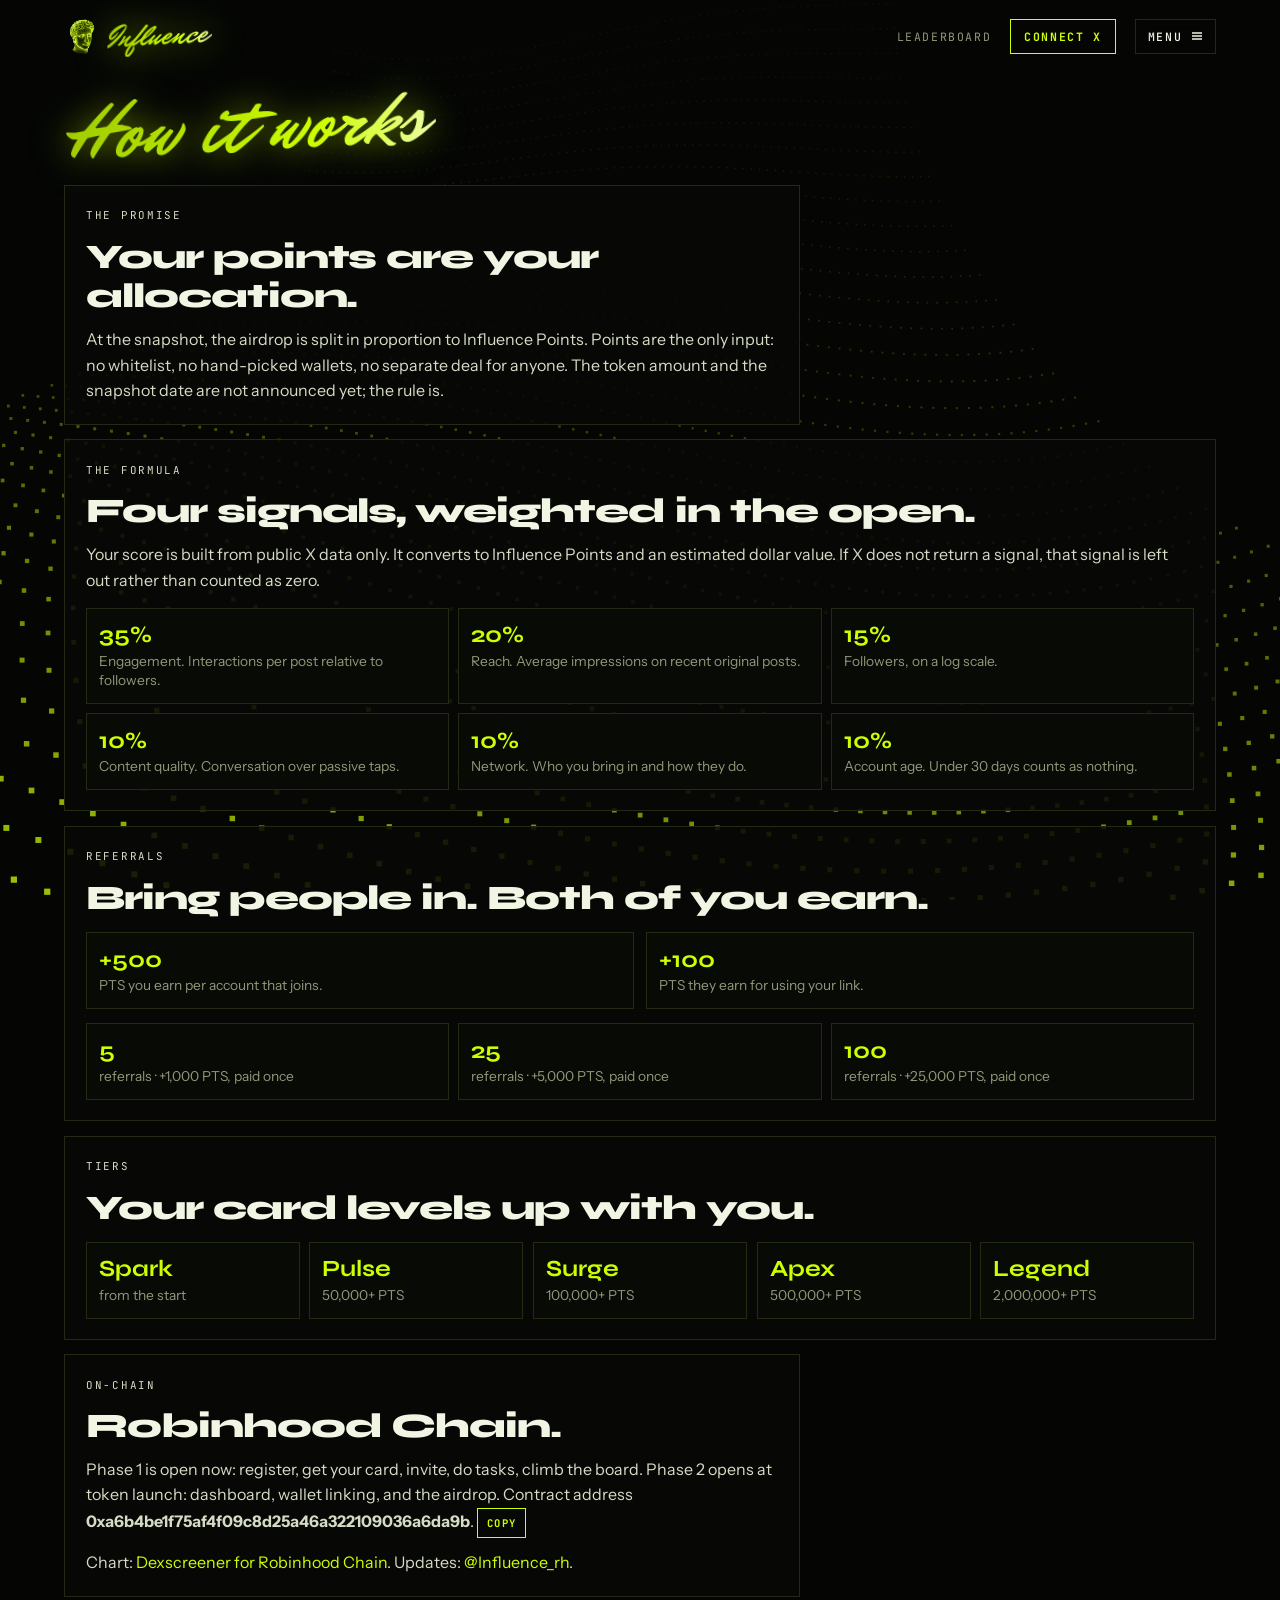
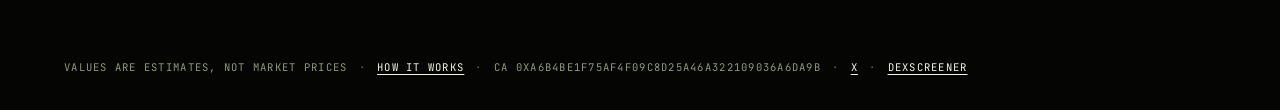
<file: about.html>
<!DOCTYPE html>
<html lang="en">
<head>
  <meta charset="UTF-8">
  <meta name="viewport" content="width=device-width, initial-scale=1">
  <title>How it works · Influence</title>
  <link rel="icon" href="logo-head-128.png">
  <link rel="preconnect" href="https://fonts.googleapis.com">
  <link rel="preconnect" href="https://fonts.gstatic.com" crossorigin>
  <link href="https://fonts.googleapis.com/css2?family=Instrument+Sans:wght@400;500;600&family=JetBrains+Mono:wght@400;500;700&family=Michroma&family=Mr+Dafoe&family=Syne:wght@700;800&display=swap" rel="stylesheet">
  <link rel="stylesheet" href="styles.css">
</head>
<body>
  <canvas id="field" aria-hidden="true"></canvas>
  <div class="page">
    <header class="wrap bar">
      <a class="brand" href="index.html" aria-label="Influence - home">
        <img src="logo-head-128.png" alt="" width="36" height="36">
        <span class="script brand-script">Influence</span>
      </a>
      <nav class="nav" aria-label="Primary">
        <a class="nav-link desktop" href="leaderboard.html">Leaderboard</a>
        <a class="btn-outline desktop" href="https://x.com/Influence_rh" target="_blank" rel="noopener">Connect X</a>
        <details class="menu">
          <summary>Menu
            <svg viewBox="0 0 12 12" width="12" height="12" aria-hidden="true" fill="none" stroke="currentColor" stroke-width="1.6"><path d="M1 3h10M1 6h10M1 9h10"/></svg>
          </summary>
          <div class="menu-panel">
            <a href="index.html">Home</a>
            <a href="leaderboard.html">Leaderboard</a>
            <a href="tasks.html">Tasks</a>
            <a href="battles.html">Battles</a>
            <a href="docs.html">Docs</a>
            <a class="active" href="about.html">How it works</a>
            <a href="https://dexscreener.com/robinhood" target="_blank" rel="noopener">Dexscreener</a>
            <a href="https://x.com/Influence_rh" target="_blank" rel="noopener">Connect X</a>
          </div>
        </details>
      </nav>
    </header>
    <main class="wrap">
      <h1 class="script page-title">How it works</h1>

      <article class="doc narrow">
        <p class="kicker">The promise</p>
        <h2>Your points are your allocation.</h2>
        <p>At the snapshot, the airdrop is split in proportion to Influence Points. Points are the only input: no whitelist, no hand-picked wallets, no separate deal for anyone. The token amount and the snapshot date are not announced yet; the rule is.</p>
      </article>

      <article class="doc">
        <p class="kicker">The formula</p>
        <h2>Four signals, weighted in the open.</h2>
        <p>Your score is built from public X data only. It converts to Influence Points and an estimated dollar value. If X does not return a signal, that signal is left out rather than counted as zero.</p>
        <div class="weights">
          <div class="tile"><b>35%</b><span>Engagement. Interactions per post relative to followers.</span></div>
          <div class="tile"><b>20%</b><span>Reach. Average impressions on recent original posts.</span></div>
          <div class="tile"><b>15%</b><span>Followers, on a log scale.</span></div>
          <div class="tile"><b>10%</b><span>Content quality. Conversation over passive taps.</span></div>
          <div class="tile"><b>10%</b><span>Network. Who you bring in and how they do.</span></div>
          <div class="tile"><b>10%</b><span>Account age. Under 30 days counts as nothing.</span></div>
        </div>
      </article>

      <article class="doc">
        <p class="kicker">Referrals</p>
        <h2>Bring people in. Both of you earn.</h2>
        <div class="pair">
          <div class="tile"><b>+500</b><span>PTS you earn per account that joins.</span></div>
          <div class="tile"><b>+100</b><span>PTS they earn for using your link.</span></div>
        </div>
        <div class="miles">
          <div class="tile"><b>5</b><span>referrals · +1,000 PTS, paid once</span></div>
          <div class="tile"><b>25</b><span>referrals · +5,000 PTS, paid once</span></div>
          <div class="tile"><b>100</b><span>referrals · +25,000 PTS, paid once</span></div>
        </div>
      </article>

      <article class="doc">
        <p class="kicker">Tiers</p>
        <h2>Your card levels up with you.</h2>
        <div class="tiers">
          <div class="tile"><b>Spark</b><span>from the start</span></div>
          <div class="tile"><b>Pulse</b><span>50,000+ PTS</span></div>
          <div class="tile"><b>Surge</b><span>100,000+ PTS</span></div>
          <div class="tile"><b>Apex</b><span>500,000+ PTS</span></div>
          <div class="tile"><b>Legend</b><span>2,000,000+ PTS</span></div>
        </div>
      </article>

      <article class="doc narrow">
        <p class="kicker">On-chain</p>
        <h2>Robinhood Chain.</h2>
        <p>Phase 1 is open now: register, get your card, invite, do tasks, climb the board. Phase 2 opens at token launch: dashboard, wallet linking, and the airdrop. Contract address <strong>0xa6b4be1f75af4f09c8d25a46a322109036a6da9b</strong>.
          <button class="copy-btn" type="button" data-copy="0xa6b4be1f75af4f09c8d25a46a322109036a6da9b">Copy</button>
        </p>
        <p>Chart: <a href="https://dexscreener.com/robinhood" target="_blank" rel="noopener" style="color:#ccff00">Dexscreener for Robinhood Chain</a>. Updates: <a href="https://x.com/Influence_rh" target="_blank" rel="noopener" style="color:#ccff00">@Influence_rh</a>.</p>
      </article>
    </main>
    <footer class="wrap foot">
      <p class="foot-row">
        <span>Values are estimates, not market prices</span>
        <span class="dot">·</span>
        <a href="about.html">How it works</a>
        <span class="dot">·</span>
        <span>CA 0xa6b4be1f75af4f09c8d25a46a322109036a6da9b</span>
        <span class="dot">·</span>
        <a href="https://x.com/Influence_rh" target="_blank" rel="noopener">X</a>
        <span class="dot">·</span>
        <a href="https://dexscreener.com/robinhood" target="_blank" rel="noopener">Dexscreener</a>
      </p>
    </footer>
  </div>
  <script src="site.js"></script>
</body>
</html>
</file>
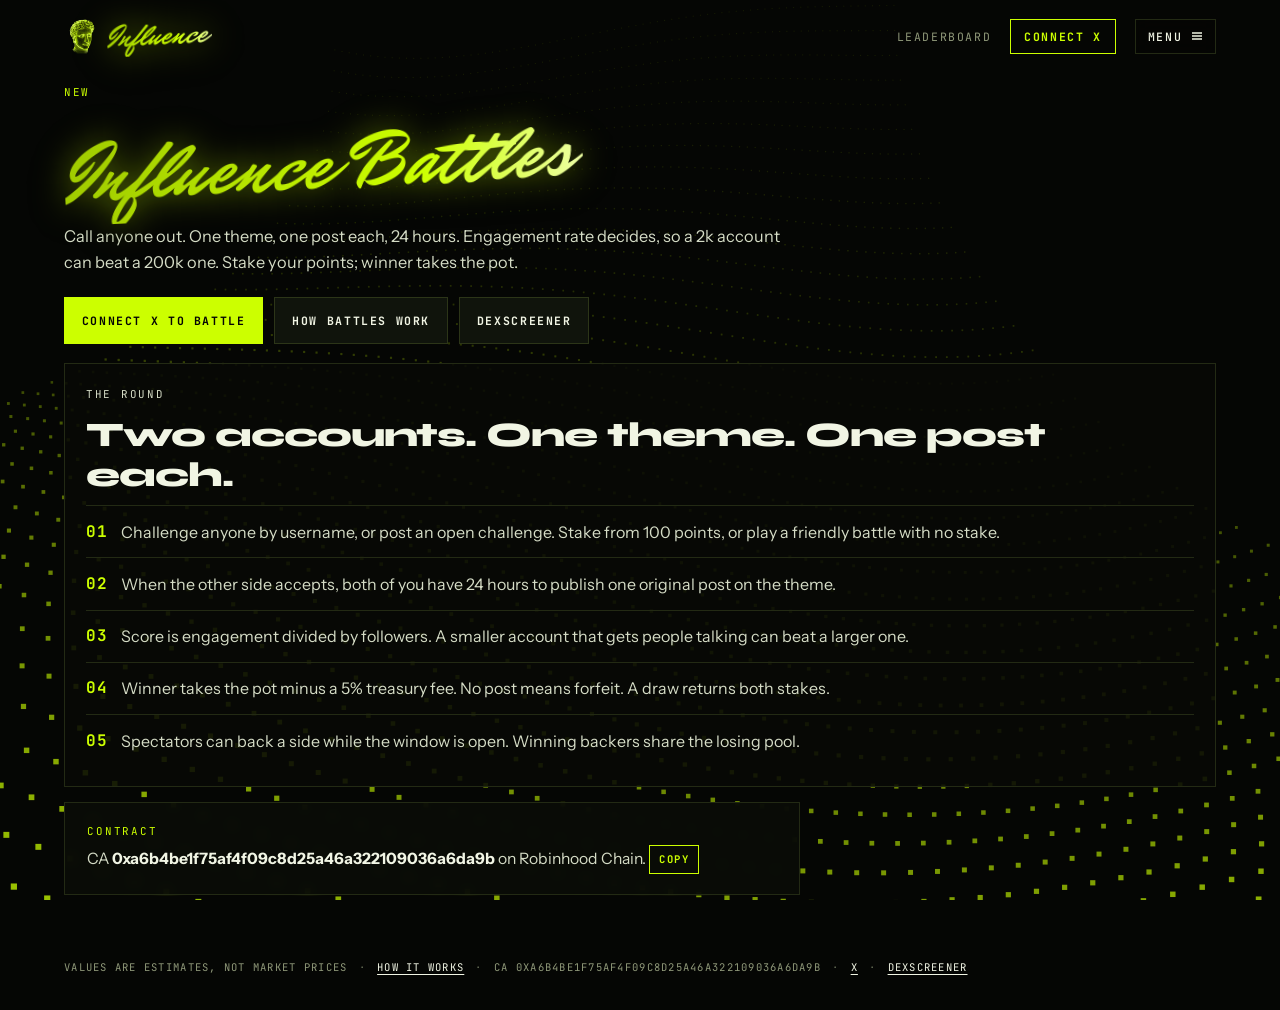
<file: battles.html>
<!DOCTYPE html>
<html lang="en">
<head>
  <meta charset="UTF-8">
  <meta name="viewport" content="width=device-width, initial-scale=1">
  <title>Battles · Influence</title>
  <link rel="icon" href="logo-head-128.png">
  <link rel="preconnect" href="https://fonts.googleapis.com">
  <link rel="preconnect" href="https://fonts.gstatic.com" crossorigin>
  <link href="https://fonts.googleapis.com/css2?family=Instrument+Sans:wght@400;500;600&family=JetBrains+Mono:wght@400;500;700&family=Michroma&family=Mr+Dafoe&family=Syne:wght@700;800&display=swap" rel="stylesheet">
  <link rel="stylesheet" href="styles.css">
</head>
<body>
  <canvas id="field" aria-hidden="true"></canvas>
  <div class="page">
    <header class="wrap bar">
      <a class="brand" href="index.html" aria-label="Influence - home">
        <img src="logo-head-128.png" alt="" width="36" height="36">
        <span class="script brand-script">Influence</span>
      </a>
      <nav class="nav" aria-label="Primary">
        <a class="nav-link desktop" href="leaderboard.html">Leaderboard</a>
        <a class="btn-outline desktop" href="https://x.com/Influence_rh" target="_blank" rel="noopener">Connect X</a>
        <details class="menu">
          <summary>Menu
            <svg viewBox="0 0 12 12" width="12" height="12" aria-hidden="true" fill="none" stroke="currentColor" stroke-width="1.6"><path d="M1 3h10M1 6h10M1 9h10"/></svg>
          </summary>
          <div class="menu-panel">
            <a href="index.html">Home</a>
            <a href="leaderboard.html">Leaderboard</a>
            <a href="tasks.html">Tasks</a>
            <a href="battles.html" class="active">Battles</a>
            <a href="docs.html">Docs</a>
            <a href="about.html">How it works</a>
            <a href="https://dexscreener.com/robinhood" target="_blank" rel="noopener">Dexscreener</a>
            <a href="https://x.com/Influence_rh" target="_blank" rel="noopener">Connect X</a>
          </div>
        </details>
      </nav>
    </header>
    <main class="wrap">
      <p class="kicker" style="margin-top:1.5rem">New</p>
      <h1 class="script page-title">Influence Battles</h1>
      <p class="lead narrow">Call anyone out. One theme, one post each, 24 hours. Engagement rate decides, so a 2k account can beat a 200k one. Stake your points; winner takes the pot.</p>
      <div class="actions" style="margin-bottom:1.2rem">
        <a class="btn-lime" href="https://x.com/Influence_rh" target="_blank" rel="noopener">Connect X to battle</a>
        <a class="btn-dark" href="docs.html#battles">How battles work</a>
        <a class="btn-dark" href="https://dexscreener.com/robinhood" target="_blank" rel="noopener">Dexscreener</a>
      </div>
      <section class="doc" id="rules">
        <p class="kicker">The round</p>
        <h2>Two accounts. One theme. One post each.</h2>
        <ol class="steps">
          <li><strong>01</strong><span>Challenge anyone by username, or post an open challenge. Stake from 100 points, or play a friendly battle with no stake.</span></li>
          <li><strong>02</strong><span>When the other side accepts, both of you have 24 hours to publish one original post on the theme.</span></li>
          <li><strong>03</strong><span>Score is engagement divided by followers. A smaller account that gets people talking can beat a larger one.</span></li>
          <li><strong>04</strong><span>Winner takes the pot minus a 5% treasury fee. No post means forfeit. A draw returns both stakes.</span></li>
          <li><strong>05</strong><span>Spectators can back a side while the window is open. Winning backers share the losing pool.</span></li>
        </ol>
      </section>
      <section class="panel" style="max-width:46rem">
        <p class="kicker">Contract</p>
        <p class="body" style="margin-top:0.4rem">CA <strong style="color:#f1f5e4">0xa6b4be1f75af4f09c8d25a46a322109036a6da9b</strong> on Robinhood Chain.
          <button class="copy-btn" type="button" data-copy="0xa6b4be1f75af4f09c8d25a46a322109036a6da9b">Copy</button>
        </p>
      </section>
    </main>
    <footer class="wrap foot">
      <p class="foot-row">
        <span>Values are estimates, not market prices</span>
        <span class="dot">·</span>
        <a href="about.html">How it works</a>
        <span class="dot">·</span>
        <span>CA 0xa6b4be1f75af4f09c8d25a46a322109036a6da9b</span>
        <span class="dot">·</span>
        <a href="https://x.com/Influence_rh" target="_blank" rel="noopener">X</a>
        <span class="dot">·</span>
        <a href="https://dexscreener.com/robinhood" target="_blank" rel="noopener">Dexscreener</a>
      </p>
    </footer>
  </div>
  <script src="site.js"></script>
</body>
</html>
</file>
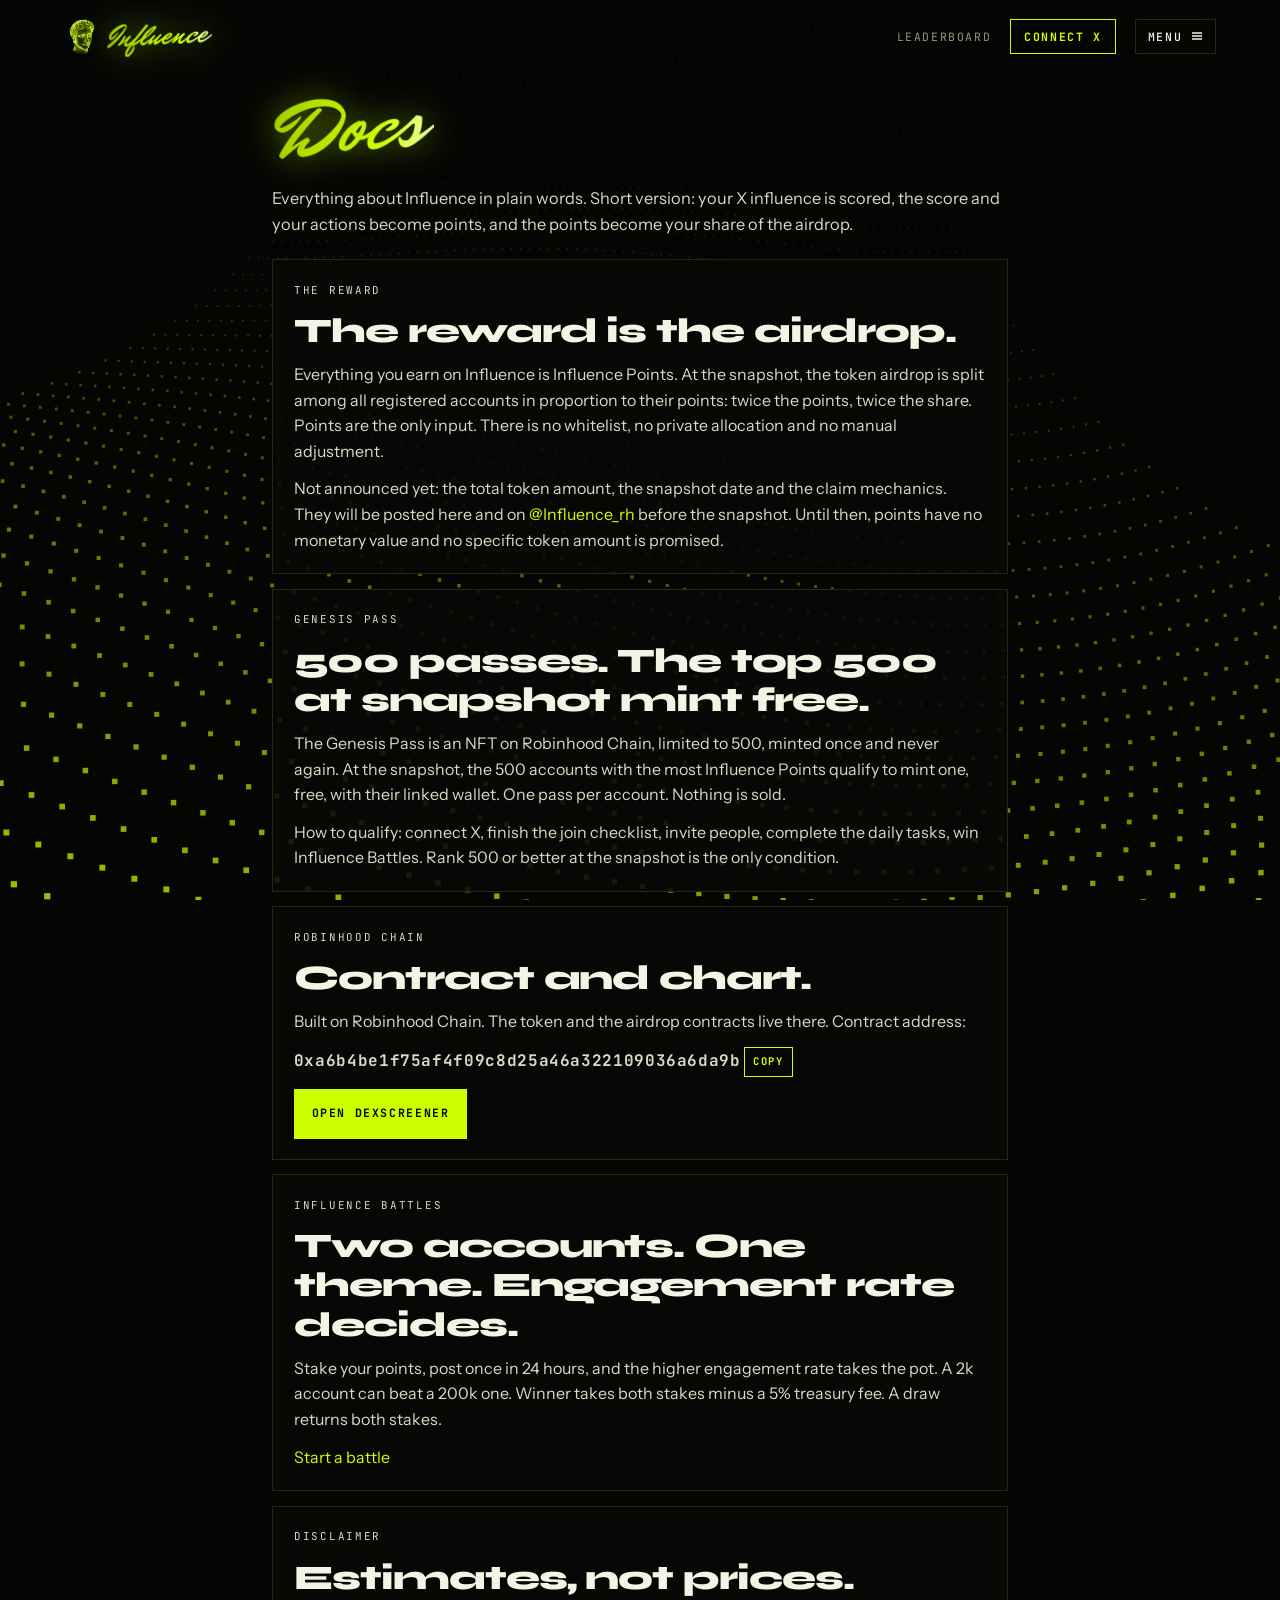
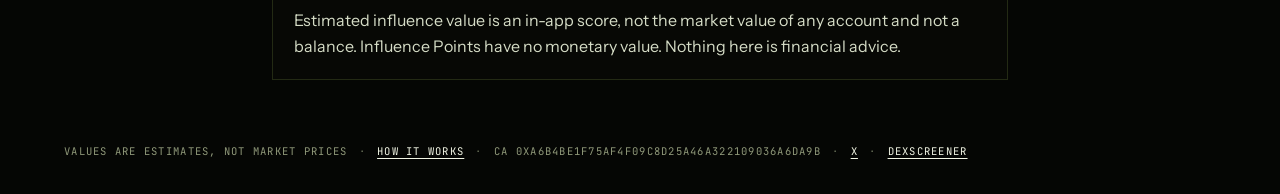
<file: docs.html>
<!DOCTYPE html>
<html lang="en">
<head>
  <meta charset="UTF-8">
  <meta name="viewport" content="width=device-width, initial-scale=1">
  <title>Docs · Influence</title>
  <link rel="icon" href="logo-head-128.png">
  <link rel="preconnect" href="https://fonts.googleapis.com">
  <link rel="preconnect" href="https://fonts.gstatic.com" crossorigin>
  <link href="https://fonts.googleapis.com/css2?family=Instrument+Sans:wght@400;500;600&family=JetBrains+Mono:wght@400;500;700&family=Michroma&family=Mr+Dafoe&family=Syne:wght@700;800&display=swap" rel="stylesheet">
  <link rel="stylesheet" href="styles.css">
</head>
<body>
  <canvas id="field" aria-hidden="true"></canvas>
  <div class="page">
    <header class="wrap bar">
      <a class="brand" href="index.html" aria-label="Influence - home">
        <img src="logo-head-128.png" alt="" width="36" height="36">
        <span class="script brand-script">Influence</span>
      </a>
      <nav class="nav" aria-label="Primary">
        <a class="nav-link desktop" href="leaderboard.html">Leaderboard</a>
        <a class="btn-outline desktop" href="https://x.com/Influence_rh" target="_blank" rel="noopener">Connect X</a>
        <details class="menu">
          <summary>Menu
            <svg viewBox="0 0 12 12" width="12" height="12" aria-hidden="true" fill="none" stroke="currentColor" stroke-width="1.6"><path d="M1 3h10M1 6h10M1 9h10"/></svg>
          </summary>
          <div class="menu-panel">
            <a href="index.html">Home</a>
            <a href="leaderboard.html">Leaderboard</a>
            <a href="tasks.html">Tasks</a>
            <a href="battles.html">Battles</a>
            <a class="active" href="docs.html">Docs</a>
            <a href="about.html">How it works</a>
            <a href="https://dexscreener.com/robinhood" target="_blank" rel="noopener">Dexscreener</a>
            <a href="https://x.com/Influence_rh" target="_blank" rel="noopener">Connect X</a>
          </div>
        </details>
      </nav>
    </header>
    <main class="wrap narrow">
      <h1 class="script page-title">Docs</h1>
      <p class="lead">Everything about Influence in plain words. Short version: your X influence is scored, the score and your actions become points, and the points become your share of the airdrop.</p>

      <article class="doc" id="reward">
        <p class="kicker">The reward</p>
        <h2>The reward is the airdrop.</h2>
        <p>Everything you earn on Influence is Influence Points. At the snapshot, the token airdrop is split among all registered accounts in proportion to their points: twice the points, twice the share. Points are the only input. There is no whitelist, no private allocation and no manual adjustment.</p>
        <p>Not announced yet: the total token amount, the snapshot date and the claim mechanics. They will be posted here and on <a href="https://x.com/Influence_rh" target="_blank" rel="noopener" style="color:#ccff00">@Influence_rh</a> before the snapshot. Until then, points have no monetary value and no specific token amount is promised.</p>
      </article>

      <article class="doc" id="genesis">
        <p class="kicker">Genesis Pass</p>
        <h2>500 passes. The top 500 at snapshot mint free.</h2>
        <p>The Genesis Pass is an NFT on Robinhood Chain, limited to 500, minted once and never again. At the snapshot, the 500 accounts with the most Influence Points qualify to mint one, free, with their linked wallet. One pass per account. Nothing is sold.</p>
        <p>How to qualify: connect X, finish the join checklist, invite people, complete the daily tasks, win Influence Battles. Rank 500 or better at the snapshot is the only condition.</p>
      </article>

      <article class="doc" id="chain">
        <p class="kicker">Robinhood Chain</p>
        <h2>Contract and chart.</h2>
        <p>Built on Robinhood Chain. The token and the airdrop contracts live there. Contract address:</p>
        <p><strong style="font-family:JetBrains Mono,monospace;letter-spacing:0.04em">0xa6b4be1f75af4f09c8d25a46a322109036a6da9b</strong>
          <button class="copy-btn" type="button" data-copy="0xa6b4be1f75af4f09c8d25a46a322109036a6da9b">Copy</button>
        </p>
        <p><a class="btn-lime" href="https://dexscreener.com/robinhood" target="_blank" rel="noopener">Open Dexscreener</a></p>
      </article>

      <article class="doc" id="battles">
        <p class="kicker">Influence Battles</p>
        <h2>Two accounts. One theme. Engagement rate decides.</h2>
        <p>Stake your points, post once in 24 hours, and the higher engagement rate takes the pot. A 2k account can beat a 200k one. Winner takes both stakes minus a 5% treasury fee. A draw returns both stakes.</p>
        <p><a href="battles.html" style="color:#ccff00">Start a battle</a></p>
      </article>

      <article class="doc">
        <p class="kicker">Disclaimer</p>
        <h2>Estimates, not prices.</h2>
        <p>Estimated influence value is an in-app score, not the market value of any account and not a balance. Influence Points have no monetary value. Nothing here is financial advice.</p>
      </article>
    </main>
    <footer class="wrap foot">
      <p class="foot-row">
        <span>Values are estimates, not market prices</span>
        <span class="dot">·</span>
        <a href="about.html">How it works</a>
        <span class="dot">·</span>
        <span>CA 0xa6b4be1f75af4f09c8d25a46a322109036a6da9b</span>
        <span class="dot">·</span>
        <a href="https://x.com/Influence_rh" target="_blank" rel="noopener">X</a>
        <span class="dot">·</span>
        <a href="https://dexscreener.com/robinhood" target="_blank" rel="noopener">Dexscreener</a>
      </p>
    </footer>
  </div>
  <script src="site.js"></script>
</body>
</html>
</file>
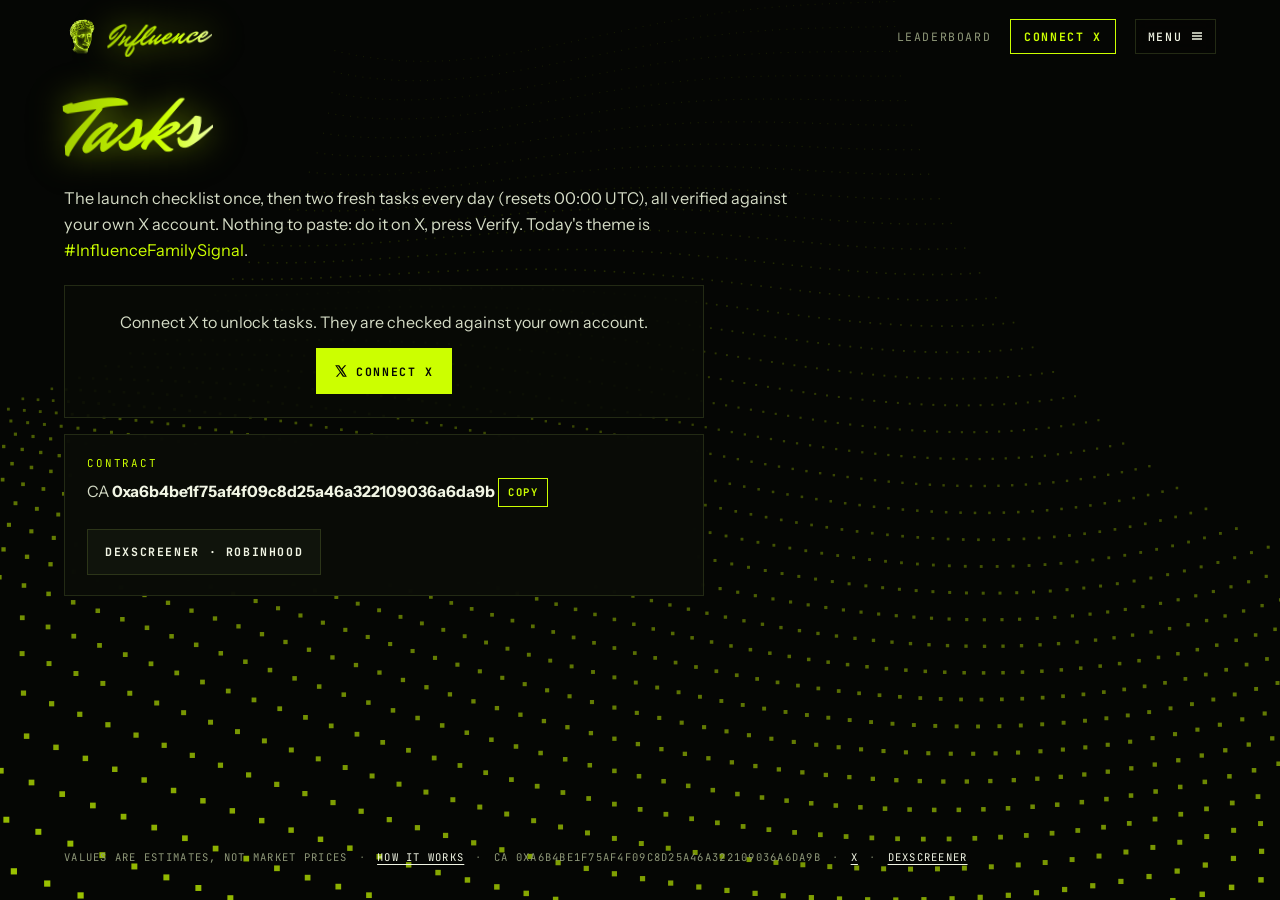
<file: tasks.html>
<!DOCTYPE html>
<html lang="en">
<head>
  <meta charset="UTF-8">
  <meta name="viewport" content="width=device-width, initial-scale=1">
  <title>Tasks · Influence</title>
  <link rel="icon" href="logo-head-128.png">
  <link rel="preconnect" href="https://fonts.googleapis.com">
  <link rel="preconnect" href="https://fonts.gstatic.com" crossorigin>
  <link href="https://fonts.googleapis.com/css2?family=Instrument+Sans:wght@400;500;600&family=JetBrains+Mono:wght@400;500;700&family=Michroma&family=Mr+Dafoe&family=Syne:wght@700;800&display=swap" rel="stylesheet">
  <link rel="stylesheet" href="styles.css">
</head>
<body>
  <canvas id="field" aria-hidden="true"></canvas>
  <div class="page">
    <header class="wrap bar">
      <a class="brand" href="index.html" aria-label="Influence - home">
        <img src="logo-head-128.png" alt="" width="36" height="36">
        <span class="script brand-script">Influence</span>
      </a>
      <nav class="nav" aria-label="Primary">
        <a class="nav-link desktop" href="leaderboard.html">Leaderboard</a>
        <a class="btn-outline desktop" href="https://x.com/Influence_rh" target="_blank" rel="noopener">Connect X</a>
        <details class="menu">
          <summary>Menu
            <svg viewBox="0 0 12 12" width="12" height="12" aria-hidden="true" fill="none" stroke="currentColor" stroke-width="1.6"><path d="M1 3h10M1 6h10M1 9h10"/></svg>
          </summary>
          <div class="menu-panel">
            <a href="index.html">Home</a>
            <a href="leaderboard.html">Leaderboard</a>
            <a class="active" href="tasks.html">Tasks</a>
            <a href="battles.html">Battles</a>
            <a href="docs.html">Docs</a>
            <a href="about.html">How it works</a>
            <a href="https://dexscreener.com/robinhood" target="_blank" rel="noopener">Dexscreener</a>
            <a href="https://x.com/Influence_rh" target="_blank" rel="noopener">Connect X</a>
          </div>
        </details>
      </nav>
    </header>
    <main class="wrap">
      <h1 class="script page-title">Tasks</h1>
      <p class="lead narrow">The launch checklist once, then two fresh tasks every day (resets 00:00 UTC), all verified against your own X account. Nothing to paste: do it on X, press Verify. Today's theme is <a href="https://x.com/Influence_rh" target="_blank" rel="noopener" style="color:#ccff00">#InfluenceFamilySignal</a>.</p>
      <section class="lock">
        <p>Connect X to unlock tasks. They are checked against your own account.</p>
        <a class="btn-lime" href="https://x.com/Influence_rh" target="_blank" rel="noopener">
          <svg viewBox="0 0 24 24" width="14" height="14" aria-hidden="true" fill="currentColor"><path d="M18.2 2H21l-6.5 7.4L22 22h-6.8l-4.3-6.6L6 22H3.2l7-8L2 2h7l3.9 6.1L18.2 2Zm-1.2 18h1.8L7.1 3.9H5.2L17 20Z"/></svg>
          Connect X
        </a>
      </section>
      <section class="panel" style="margin-top:1rem;max-width:40rem">
        <p class="kicker">Contract</p>
        <p class="body" style="margin-top:0.45rem">CA <strong style="color:#f1f5e4">0xa6b4be1f75af4f09c8d25a46a322109036a6da9b</strong>
          <button class="copy-btn" type="button" data-copy="0xa6b4be1f75af4f09c8d25a46a322109036a6da9b">Copy</button>
        </p>
        <div class="actions">
          <a class="btn-dark" href="https://dexscreener.com/robinhood" target="_blank" rel="noopener">Dexscreener · Robinhood</a>
        </div>
      </section>
    </main>
    <footer class="wrap foot">
      <p class="foot-row">
        <span>Values are estimates, not market prices</span>
        <span class="dot">·</span>
        <a href="about.html">How it works</a>
        <span class="dot">·</span>
        <span>CA 0xa6b4be1f75af4f09c8d25a46a322109036a6da9b</span>
        <span class="dot">·</span>
        <a href="https://x.com/Influence_rh" target="_blank" rel="noopener">X</a>
        <span class="dot">·</span>
        <a href="https://dexscreener.com/robinhood" target="_blank" rel="noopener">Dexscreener</a>
      </p>
    </footer>
  </div>
  <script src="site.js"></script>
</body>
</html>
</file>
<file: styles.css>
:root {
  --lime: #ccff00;
  --lime-deep: #9fca00;
  --ink: #050604;
  --panel: rgba(10, 12, 7, 0.92);
  --line: #232a14;
  --bone: #f1f5e4;
  --mute: #8f9879;
  --sans: "Instrument Sans", ui-sans-serif, system-ui, sans-serif;
  --mono: "JetBrains Mono", ui-monospace, monospace;
  --display: "Syne", ui-sans-serif, system-ui, sans-serif;
  --script: "Mr Dafoe", "Brush Script MT", cursive;
  --tech: "Michroma", sans-serif;
  --wrap: 72rem;
}

*,
*::before,
*::after { box-sizing: border-box; }

html { background: var(--ink); color-scheme: dark; }

body {
  margin: 0;
  min-height: 100dvh;
  background: var(--ink);
  color: var(--bone);
  font-family: var(--sans);
  -webkit-font-smoothing: antialiased;
}

img { max-width: 100%; display: block; }
a { color: inherit; text-decoration: none; }
button, summary { font: inherit; color: inherit; }
button { background: none; border: 0; padding: 0; }

::selection { background: var(--lime); color: var(--ink); }

:focus-visible {
  outline: 2px solid var(--lime);
  outline-offset: 2px;
}

#field {
  position: fixed;
  inset: 0;
  z-index: 0;
  width: 100%;
  height: 100%;
  display: block;
  pointer-events: none;
}

.page {
  position: relative;
  z-index: 1;
  min-height: 100dvh;
  display: flex;
  flex-direction: column;
}

.wrap {
  width: min(var(--wrap), calc(100% - 2rem));
  margin-inline: auto;
}

main { flex: 1; }

.bar {
  position: relative;
  z-index: 40;
  display: flex;
  align-items: center;
  justify-content: space-between;
  gap: 1rem;
  padding: 1.15rem 0 0.4rem;
}

.brand {
  display: flex;
  align-items: center;
  gap: 0.45rem;
}

.brand img {
  width: 36px;
  height: 36px;
  object-fit: contain;
}

.script {
  font-family: var(--script);
  font-weight: 400;
  letter-spacing: 0;
  line-height: 0.95;
  display: inline-block;
  background-image: linear-gradient(100deg, #9fca00 0%, var(--lime) 28%, #fff 47%, #eaff8a 54%, var(--lime) 70%, #9fca00 100%);
  background-size: 250% 100%;
  -webkit-background-clip: text;
  background-clip: text;
  color: transparent;
  filter: drop-shadow(0 0 16px rgba(204, 255, 0, 0.5)) drop-shadow(0 3px 10px rgba(5, 6, 4, 0.9));
  animation: shine 7s ease-in-out infinite;
  transform: rotate(-3deg);
  padding: 0.08em 0.12em 0.12em 0.04em;
  margin: -0.08em -0.08em -0.12em 0;
}

.brand-script {
  font-size: 1.9rem;
  line-height: 1;
}

@keyframes shine {
  0% { background-position: 100% 0; }
  55%, 100% { background-position: 0 0; }
}

.nav {
  display: flex;
  align-items: center;
  gap: 1.15rem;
}

.nav-link {
  font-family: var(--mono);
  font-size: 0.72rem;
  letter-spacing: 0.14em;
  text-transform: uppercase;
  color: var(--mute);
}

.nav-link:hover,
.nav-link.active { color: var(--lime); }

.btn-outline,
.btn-lime,
.btn-dark,
.menu summary {
  font-family: var(--mono);
  font-size: 0.72rem;
  font-weight: 700;
  letter-spacing: 0.14em;
  text-transform: uppercase;
  display: inline-flex;
  align-items: center;
  justify-content: center;
  gap: 0.5rem;
  cursor: pointer;
  transition: background 0.15s ease, color 0.15s ease, border-color 0.15s ease;
}

.btn-outline {
  border: 1px solid var(--lime);
  color: var(--lime);
  padding: 0.55rem 0.85rem;
}

.btn-outline:hover { background: var(--lime); color: var(--ink); }

.btn-lime {
  background: var(--lime);
  color: var(--ink);
  padding: 0.92rem 1.05rem;
  border: 1px solid var(--lime);
}

.btn-lime:hover { background: #e8ff66; }

.btn-dark {
  background: #10140c;
  color: var(--bone);
  border: 1px solid #2c3518;
  padding: 0.92rem 1.05rem;
}

.btn-dark:hover { border-color: var(--lime); }

.menu { position: relative; }

.menu summary {
  list-style: none;
  border: 1px solid var(--line);
  background: rgba(5, 6, 4, 0.8);
  backdrop-filter: blur(8px);
  color: var(--bone);
  padding: 0.55rem 0.75rem;
  gap: 0.55rem;
  font-weight: 500;
}

.menu summary::-webkit-details-marker { display: none; }
.menu summary:hover { border-color: var(--lime); }

.menu-panel {
  position: absolute;
  right: 0;
  top: calc(100% + 0.5rem);
  width: 15.5rem;
  background: #050604;
  border: 1px solid var(--line);
  box-shadow: 0 20px 60px -10px rgba(0, 0, 0, 0.9);
  z-index: 50;
}

.menu-panel a {
  display: block;
  padding: 0.78rem 1rem;
  font-family: var(--mono);
  font-size: 0.72rem;
  letter-spacing: 0.14em;
  text-transform: uppercase;
}

.menu-panel a:hover { background: var(--lime); color: var(--ink); }
.menu-panel a.active { color: var(--lime); }
.menu-panel a.active:hover { color: var(--ink); }

.hero {
  display: grid;
  grid-template-columns: minmax(0, 1fr) minmax(20rem, 28.5rem);
  gap: 2.5rem;
  align-items: center;
  padding: 1.6rem 0 3.5rem;
}

.hero-copy { min-width: 0; }

.kicker {
  font-family: var(--mono);
  font-size: 0.68rem;
  letter-spacing: 0.16em;
  text-transform: uppercase;
  color: var(--lime);
  margin: 0;
}

.kicker.mute { color: var(--mute); }

h1 { margin: 0.85rem 0 0; }

.display {
  display: block;
  font-family: var(--display);
  font-weight: 800;
  font-size: clamp(2.8rem, 5.1vw, 4.55rem);
  letter-spacing: -0.045em;
  line-height: 0.86;
  color: #f7f8ef;
}

.hero-script {
  font-size: clamp(3.5rem, 6.6vw, 5.5rem);
  margin-top: 0.02em;
  line-height: 0.8;
}

.scribble {
  width: min(78%, 28rem);
  height: 2.1rem;
  margin-top: -0.15rem;
  display: block;
}

.pen {
  fill: none;
  stroke: var(--lime);
  stroke-width: 3.2;
  stroke-linecap: round;
  stroke-linejoin: round;
  stroke-dasharray: 1;
  stroke-dashoffset: 1;
  filter: drop-shadow(0 0 8px rgba(204, 255, 0, 0.65));
  animation: draw 1.05s cubic-bezier(0.6, 0, 0.2, 1) 0.25s forwards;
}

@keyframes draw { to { stroke-dashoffset: 0; } }

.actions {
  display: flex;
  flex-wrap: wrap;
  gap: 0.7rem;
  margin-top: 1.35rem;
}

.lede {
  margin: 1.25rem 0 0;
  max-width: 38rem;
  font-family: var(--mono);
  font-size: 0.68rem;
  letter-spacing: 0.045em;
  text-transform: uppercase;
  line-height: 1.6;
  color: #c9d0b6;
}

.lede a {
  color: var(--lime);
  text-decoration: underline;
  text-underline-offset: 3px;
}

.ca-row {
  margin-top: 1rem;
  display: flex;
  flex-wrap: wrap;
  align-items: center;
  gap: 0.65rem 0.8rem;
}

.ca-row code {
  font-family: var(--mono);
  font-size: 0.92rem;
  color: var(--bone);
  letter-spacing: 0.04em;
}

.copy-btn {
  font-family: var(--mono);
  font-size: 0.66rem;
  font-weight: 700;
  letter-spacing: 0.14em;
  text-transform: uppercase;
  border: 1px solid var(--lime);
  color: var(--lime);
  padding: 0.35rem 0.55rem;
  cursor: pointer;
}

.copy-btn:hover,
.copy-btn.copied { background: var(--lime); color: var(--ink); }

.card {
  --c1: 42px;
  --c2: 16px;
  position: relative;
  filter: drop-shadow(0 0 22px rgba(204, 255, 0, 0.38));
}

.card::before {
  content: "";
  position: absolute;
  inset: 0;
  background: linear-gradient(115deg, #b6e000, var(--lime) 30%, #f4ffcf 48%, var(--lime) 68%, #8fb800);
  background-size: 220% 220%;
  animation: edge 9s linear infinite;
  clip-path: polygon(
    var(--c1) 0,
    calc(100% - var(--c2)) 0,
    100% var(--c2),
    100% calc(100% - var(--c1)),
    calc(100% - var(--c1)) 100%,
    var(--c2) 100%,
    0 calc(100% - var(--c2)),
    0 var(--c1)
  );
}

@keyframes edge {
  to { background-position: 220% 220%; }
}

.card-inner {
  position: relative;
  margin: 2px;
  background:
    radial-gradient(120% 80% at 80% 0%, rgba(204, 255, 0, 0.08), transparent 42%),
    linear-gradient(180deg, #12160d 0%, #080a06 38%, #060705 100%);
  clip-path: polygon(
    40px 0,
    calc(100% - 14px) 0,
    100% 14px,
    100% calc(100% - 40px),
    calc(100% - 40px) 100%,
    14px 100%,
    0 calc(100% - 14px),
    0 40px
  );
  padding: 1.05rem 1.05rem 0.9rem;
}

.card-top {
  display: grid;
  grid-template-columns: auto minmax(0, 1fr) auto;
  gap: 0.7rem;
  align-items: start;
}

.bust {
  width: 64px;
  height: 64px;
  object-fit: contain;
  filter: drop-shadow(0 0 10px rgba(204, 255, 0, 0.35));
}

.word {
  font-family: var(--tech);
  font-size: 0.92rem;
  letter-spacing: 0.16em;
  margin: 0.15rem 0 0;
}

.tagline {
  margin: 0.35rem 0 0;
  font-family: var(--mono);
  font-size: 0.56rem;
  letter-spacing: 0.06em;
  line-height: 1.45;
  color: #d5dcc4;
  text-transform: uppercase;
}

.rank {
  text-align: right;
}

.rank .kicker { font-size: 0.58rem; color: var(--mute); }

.rank-num {
  font-family: var(--tech);
  color: var(--lime);
  font-size: 1.55rem;
  margin: 0.1rem 0;
  text-shadow: 0 0 16px rgba(204, 255, 0, 0.45);
}

.member {
  display: block;
  font-family: var(--mono);
  font-size: 0.58rem;
  letter-spacing: 0.12em;
  color: var(--mute);
  text-transform: uppercase;
}

.spark {
  display: inline-block;
  margin-top: 0.35rem;
  border: 1px solid var(--lime);
  color: var(--lime);
  font-family: var(--mono);
  font-size: 0.58rem;
  letter-spacing: 0.14em;
  padding: 0.18rem 0.4rem;
}

.rule {
  height: 1px;
  background: #2a3318;
  margin: 0.85rem 0 0.7rem;
}

.value-label {
  display: flex;
  align-items: center;
  gap: 0.4rem;
  font-family: var(--mono);
  font-size: 0.62rem;
  letter-spacing: 0.14em;
  text-transform: uppercase;
  color: #d7dec6;
}

.money-wrap { position: relative; margin: 0.15rem 0 0.35rem; }

.money {
  position: relative;
  margin: 0;
  font-family: var(--tech);
  font-size: clamp(2.15rem, 4.5vw, 3.15rem);
  color: var(--lime);
  letter-spacing: -0.03em;
  text-shadow: 0 0 22px rgba(204, 255, 0, 0.35);
  line-height: 1;
}

.money-ghost {
  position: absolute;
  left: 3px;
  top: 3px;
  color: rgba(204, 255, 0, 0.18);
  text-shadow: none;
}

.pts-line {
  display: flex;
  align-items: center;
  gap: 0.45rem;
  font-family: var(--mono);
  font-size: 0.68rem;
  letter-spacing: 0.12em;
  text-transform: uppercase;
  color: #d5dcc4;
}

.stat {
  display: grid;
  grid-template-columns: 1.1rem 6.4rem 1fr auto;
  gap: 0.55rem;
  align-items: center;
  margin-top: 0.48rem;
  font-family: var(--mono);
  font-size: 0.64rem;
  letter-spacing: 0.1em;
  text-transform: uppercase;
}

.stat svg { width: 14px; height: 14px; }
.stat .na { color: var(--mute); }

.ticks {
  height: 7px;
  background: repeating-linear-gradient(90deg, #3d4a22 0 8px, transparent 8px 12px);
}

.who {
  display: flex;
  align-items: center;
  gap: 0.75rem;
  margin-top: 0.95rem;
}

.qmark {
  width: 58px;
  height: 58px;
  border: 3px solid var(--lime);
  box-shadow: 0 0 14px rgba(204, 255, 0, 0.4);
  display: grid;
  place-items: center;
  font-family: var(--display);
  font-weight: 800;
  font-size: 1.5rem;
  color: var(--mute);
  background: #10140a;
}

.name-script { font-size: 2rem; line-height: 0.8; }
.handle {
  display: block;
  margin-top: 0.15rem;
  color: rgba(241, 245, 228, 0.7);
  font-size: 0.85rem;
}

.card-bottom {
  display: grid;
  grid-template-columns: 1fr auto;
  gap: 0.8rem;
  align-items: end;
  margin-top: 0.85rem;
}

.quote {
  margin: 0;
  max-width: 12rem;
  font-family: var(--mono);
  font-size: 0.68rem;
  letter-spacing: 0.04em;
  text-transform: uppercase;
  line-height: 1.45;
  color: #d7dec4;
}

.quote::before {
  content: "";
  display: block;
  width: 1.6rem;
  height: 2px;
  background: var(--bone);
  margin-bottom: 0.45rem;
}

.share {
  border: 1px solid var(--lime);
  padding: 0.7rem 0.75rem;
  display: flex;
  align-items: center;
  gap: 0.55rem;
  max-width: 11.2rem;
  box-shadow: 0 0 16px rgba(204, 255, 0, 0.15);
}

.share:hover { background: rgba(204, 255, 0, 0.08); }

.share-ico {
  width: 28px;
  height: 28px;
  background: var(--lime);
  color: var(--ink);
  display: grid;
  place-items: center;
  flex: none;
}

.share span {
  font-family: var(--mono);
  font-size: 0.62rem;
  font-weight: 700;
  letter-spacing: 0.06em;
  text-transform: uppercase;
  line-height: 1.3;
}

.card-site {
  display: flex;
  align-items: center;
  gap: 0.4rem;
  margin: 0.85rem 0 0.15rem;
  font-family: var(--mono);
  font-size: 0.68rem;
  letter-spacing: 0.16em;
  text-transform: uppercase;
  color: var(--lime);
}

.panel {
  border: 1px solid var(--line);
  background: var(--panel);
  backdrop-filter: blur(8px);
  padding: 1.35rem 1.4rem 1.25rem;
  margin-bottom: 1rem;
}

.panel.accent { border-color: rgba(204, 255, 0, 0.55); }

.genesis {
  display: grid;
  grid-template-columns: minmax(0, 1.5fr) auto auto auto;
  gap: 1.4rem;
  align-items: center;
}

.section-script {
  display: block;
  font-size: clamp(2.7rem, 5vw, 3.55rem);
  margin: 0.15rem 0 0.45rem;
}

.panel p.body,
.prose p {
  margin: 0;
  color: #d5dcc6;
  font-size: 0.98rem;
  line-height: 1.55;
  max-width: 42rem;
}

.metric { min-width: 6.5rem; }
.metric strong {
  display: block;
  font-family: var(--display);
  font-weight: 800;
  font-size: 2.35rem;
  line-height: 0.95;
  margin-top: 0.2rem;
}
.metric span {
  display: block;
  margin-top: 0.2rem;
  color: var(--mute);
  font-size: 0.86rem;
}

.qualify-btn {
  align-self: stretch;
  min-width: 8.5rem;
  background: #070806;
  border: 1px solid #1c2410;
}

.battle {
  display: grid;
  grid-template-columns: minmax(0, 1fr) auto;
  gap: 1.5rem;
  align-items: center;
}

.pill {
  display: inline-block;
  font-family: var(--mono);
  font-size: 0.62rem;
  letter-spacing: 0.16em;
  text-transform: uppercase;
  color: var(--lime);
  border: 1px solid var(--lime);
  padding: 0.12rem 0.35rem;
}

.board-head {
  display: flex;
  justify-content: space-between;
  align-items: flex-start;
  gap: 1rem;
}

.reg { text-align: right; }
.reg strong {
  display: block;
  font-family: var(--display);
  font-size: 1.7rem;
  font-weight: 800;
  letter-spacing: -0.03em;
}

.board {
  width: 100%;
  border-collapse: collapse;
  margin-top: 0.8rem;
}

.board th {
  font-family: var(--mono);
  font-weight: 500;
  font-size: 0.66rem;
  letter-spacing: 0.14em;
  text-transform: uppercase;
  color: var(--mute);
  text-align: left;
  padding: 0.7rem 0.35rem;
  border-bottom: 1px solid var(--line);
}

.board td {
  padding: 0.72rem 0.35rem;
  border-bottom: 1px solid #1a2010;
  vertical-align: middle;
}

.board .num {
  font-family: var(--mono);
  font-weight: 700;
  color: var(--lime);
  width: 2.2rem;
}

.user {
  display: flex;
  align-items: center;
  gap: 0.6rem;
  font-weight: 600;
}

.user img,
.av {
  width: 28px;
  height: 28px;
  object-fit: cover;
  background: #1a220f;
}

.right { text-align: right; }
.board th.right { text-align: right; }

.pts {
  display: flex;
  align-items: center;
  justify-content: flex-end;
  gap: 0.75rem;
}

.barline {
  width: 7.2rem;
  height: 6px;
  background: #1a220f;
  position: relative;
}

.barline i {
  position: absolute;
  inset: 0 auto 0 0;
  width: var(--w);
  background: var(--lime);
  box-shadow: 0 0 10px rgba(204, 255, 0, 0.65);
}

.pts b {
  font-family: var(--mono);
  color: var(--lime);
  font-weight: 700;
  min-width: 4.4rem;
  text-align: right;
}

.board-foot {
  display: flex;
  justify-content: space-between;
  align-items: center;
  gap: 1rem;
  margin-top: 1rem;
  flex-wrap: wrap;
}

.board-foot p { margin: 0; font-size: 1.15rem; }
.board-foot strong { color: var(--lime); }

.center-link {
  display: block;
  text-align: center;
  margin-top: 0.95rem;
  font-family: var(--mono);
  font-size: 0.72rem;
  letter-spacing: 0.14em;
  text-transform: uppercase;
  color: var(--bone);
}

.center-link:hover { color: var(--lime); }

.foot {
  padding: 2.4rem 0 1.6rem;
  font-family: var(--mono);
  font-size: 0.66rem;
  letter-spacing: 0.12em;
  text-transform: uppercase;
  color: var(--mute);
}

.foot a { color: var(--bone); text-decoration: underline; text-underline-offset: 3px; }
.foot a:hover { color: var(--lime); }
.foot-row { display: flex; flex-wrap: wrap; gap: 0.35rem 0.7rem; align-items: center; }
.dot { opacity: 0.7; }

.page-title {
  font-size: clamp(3.4rem, 7vw, 5rem);
  margin: 1.4rem 0 0.6rem;
}

.narrow { max-width: 46rem; }

.lead {
  color: #d5dcc6;
  font-size: 1.02rem;
  line-height: 1.6;
  margin: 0 0 1.4rem;
}

.doc {
  border: 1px solid var(--line);
  background: rgba(8, 10, 6, 0.88);
  padding: 1.35rem 1.3rem 1.25rem;
  margin-bottom: 0.9rem;
}

.doc h2 {
  font-family: var(--display);
  font-weight: 800;
  font-size: clamp(1.7rem, 3vw, 2.15rem);
  letter-spacing: -0.03em;
  line-height: 1.15;
  margin: 0.35rem 0 0.7rem;
}

.doc p { margin: 0 0 0.75rem; color: #d5dcc6; line-height: 1.6; }
.doc p:last-child { margin-bottom: 0; }

.weights, .tiers, .miles {
  display: grid;
  gap: 0.6rem;
  margin-top: 0.9rem;
}

.weights { grid-template-columns: repeat(3, minmax(0, 1fr)); }
.tiers { grid-template-columns: repeat(5, minmax(0, 1fr)); }
.miles { grid-template-columns: repeat(3, minmax(0, 1fr)); }

.tile {
  border: 1px solid var(--line);
  background: #080a06;
  padding: 0.8rem 0.75rem;
}

.tile b {
  display: block;
  font-family: var(--display);
  font-size: 1.45rem;
  color: var(--lime);
}

.tile span {
  display: block;
  margin-top: 0.2rem;
  color: var(--mute);
  font-size: 0.86rem;
  line-height: 1.4;
}

.steps { list-style: none; margin: 0; padding: 0; }
.steps li {
  display: grid;
  grid-template-columns: auto 1fr;
  gap: 0.8rem;
  padding: 0.85rem 0;
  border-top: 1px solid var(--line);
  color: #d5dcc6;
  line-height: 1.5;
}
.steps li strong {
  font-family: var(--mono);
  color: var(--lime);
  letter-spacing: 0.08em;
}

.lock {
  border: 1px solid var(--line);
  background: rgba(8, 10, 6, 0.9);
  padding: 1.6rem 1.2rem 1.4rem;
  text-align: center;
  max-width: 40rem;
}

.lock p { margin: 0 0 1rem; color: #d5dcc6; }

.pair {
  display: grid;
  grid-template-columns: 1fr 1fr;
  gap: 0.7rem;
  margin: 0.9rem 0;
}

@media (max-width: 980px) {
  .hero,
  .genesis,
  .battle { grid-template-columns: 1fr; }
  .qualify-btn { min-height: 3.2rem; }
  .tiers, .weights { grid-template-columns: 1fr 1fr; }
}

@media (max-width: 760px) {
  .desktop { display: none !important; }
  .brand-script { font-size: 1.6rem; }
  .card-top { grid-template-columns: auto 1fr; }
  .rank { grid-column: 1 / -1; text-align: left; display: flex; gap: 0.8rem; align-items: center; flex-wrap: wrap; }
  .stat { grid-template-columns: 1rem 5.4rem 1fr auto; }
  .card-bottom { grid-template-columns: 1fr; }
  .board-foot { align-items: flex-start; }
  .barline { width: 4.2rem; }
  .miles, .pair, .tiers, .weights { grid-template-columns: 1fr; }
  .user span { word-break: break-all; }
}

@media (prefers-reduced-motion: reduce) {
  .script, .card::before, .pen { animation: none; }
  .pen { stroke-dashoffset: 0; }
}
</file>
